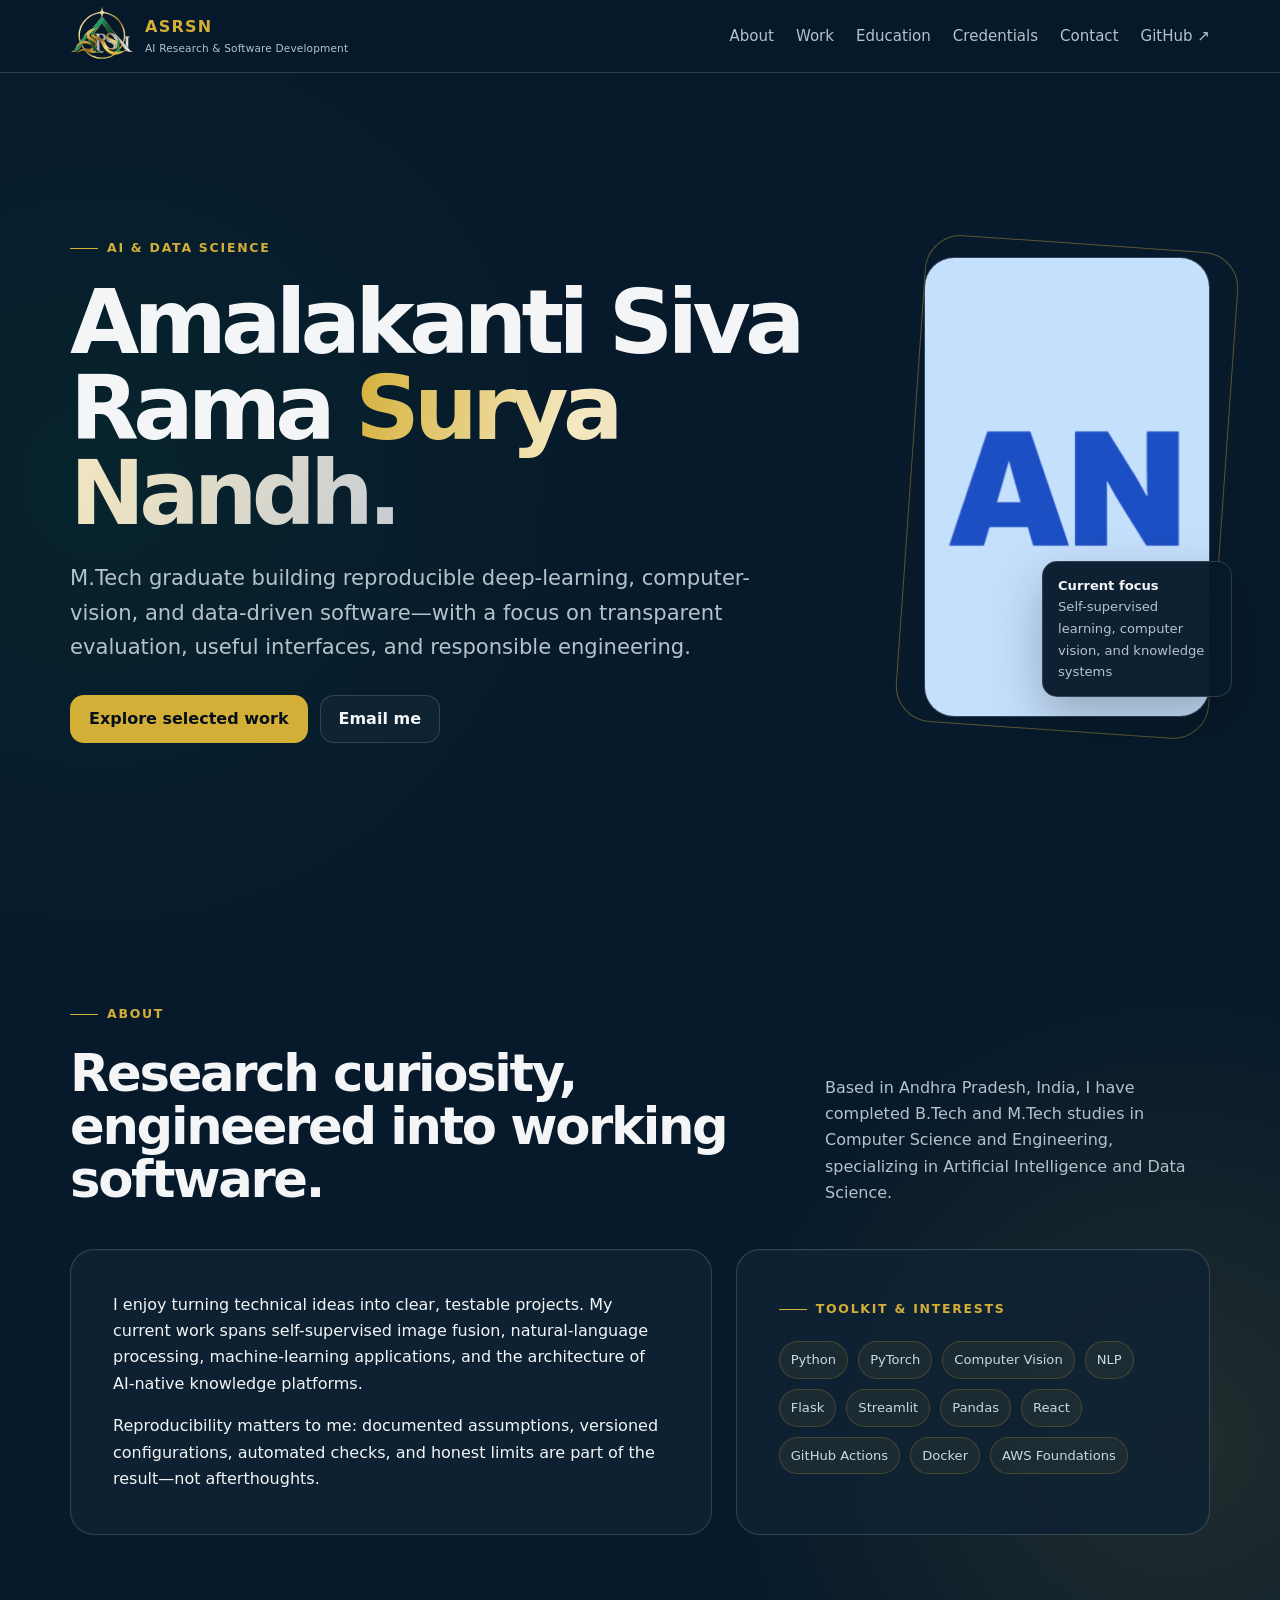
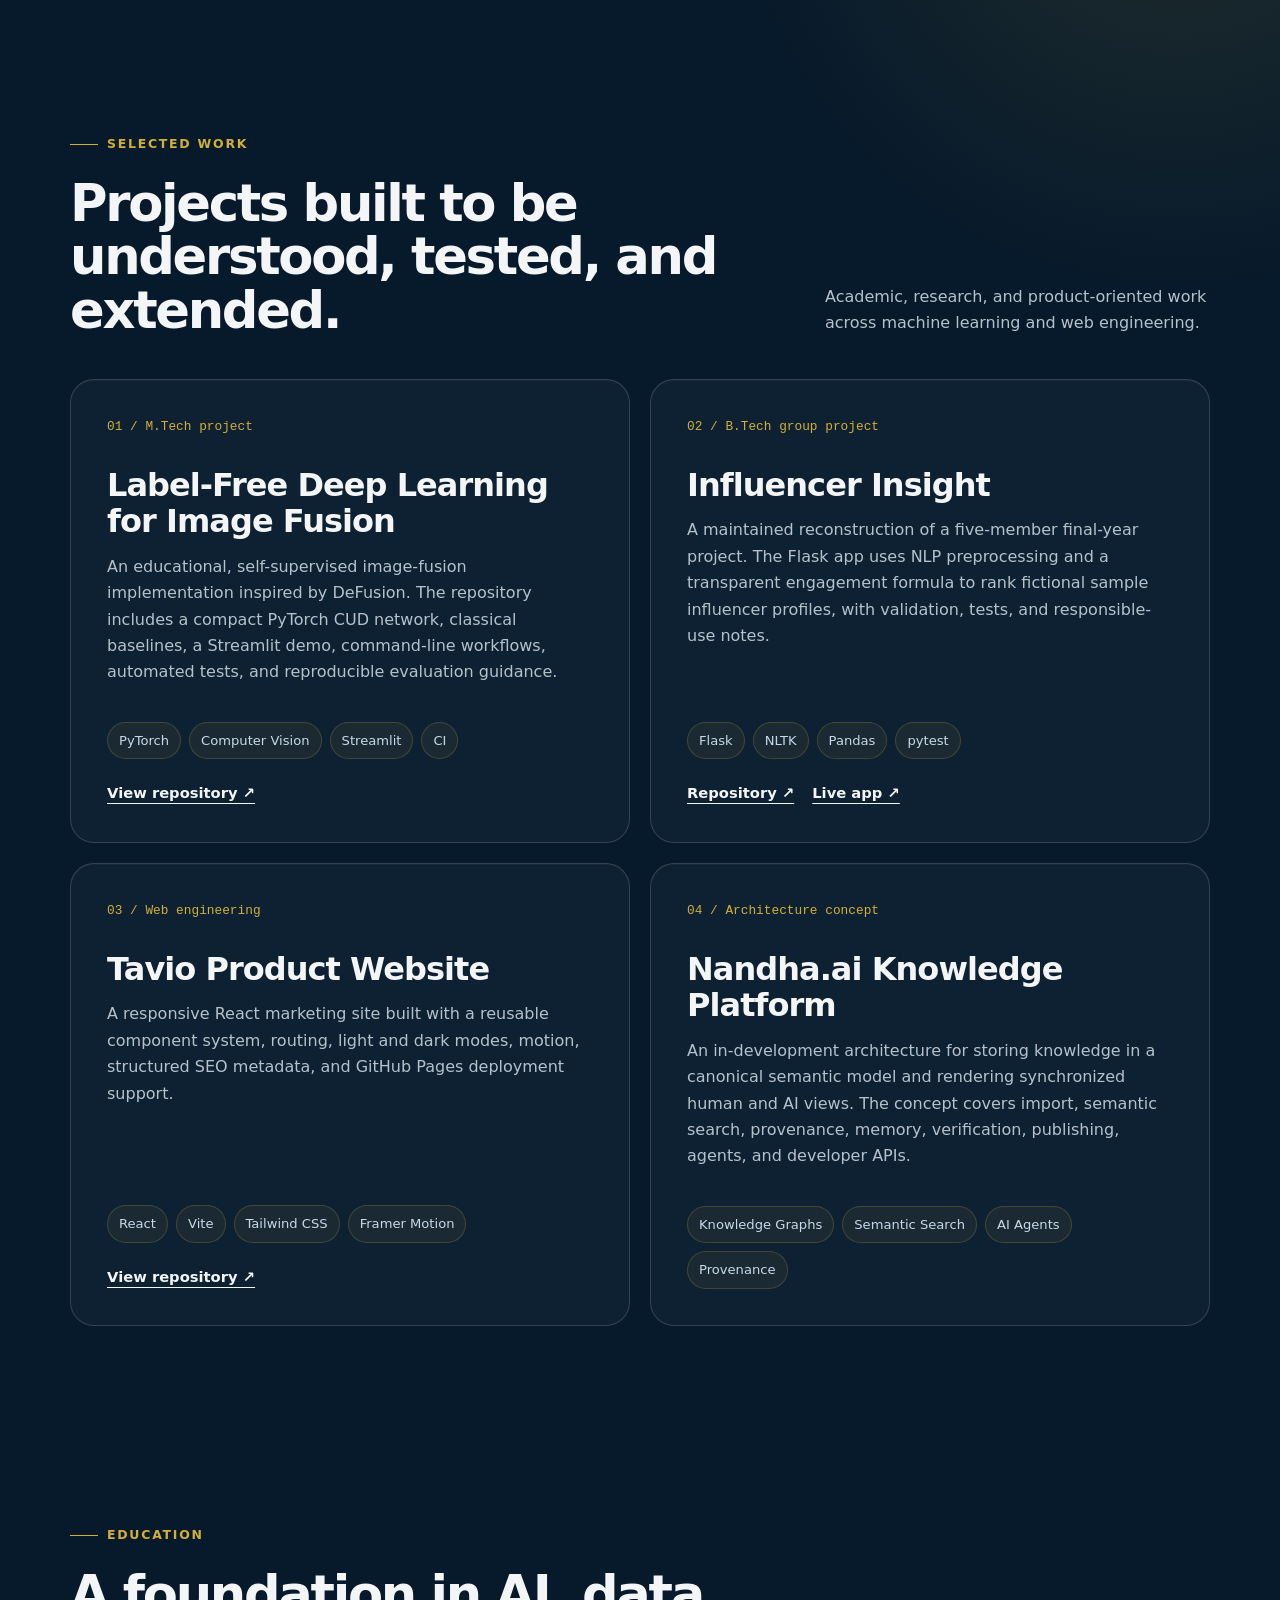
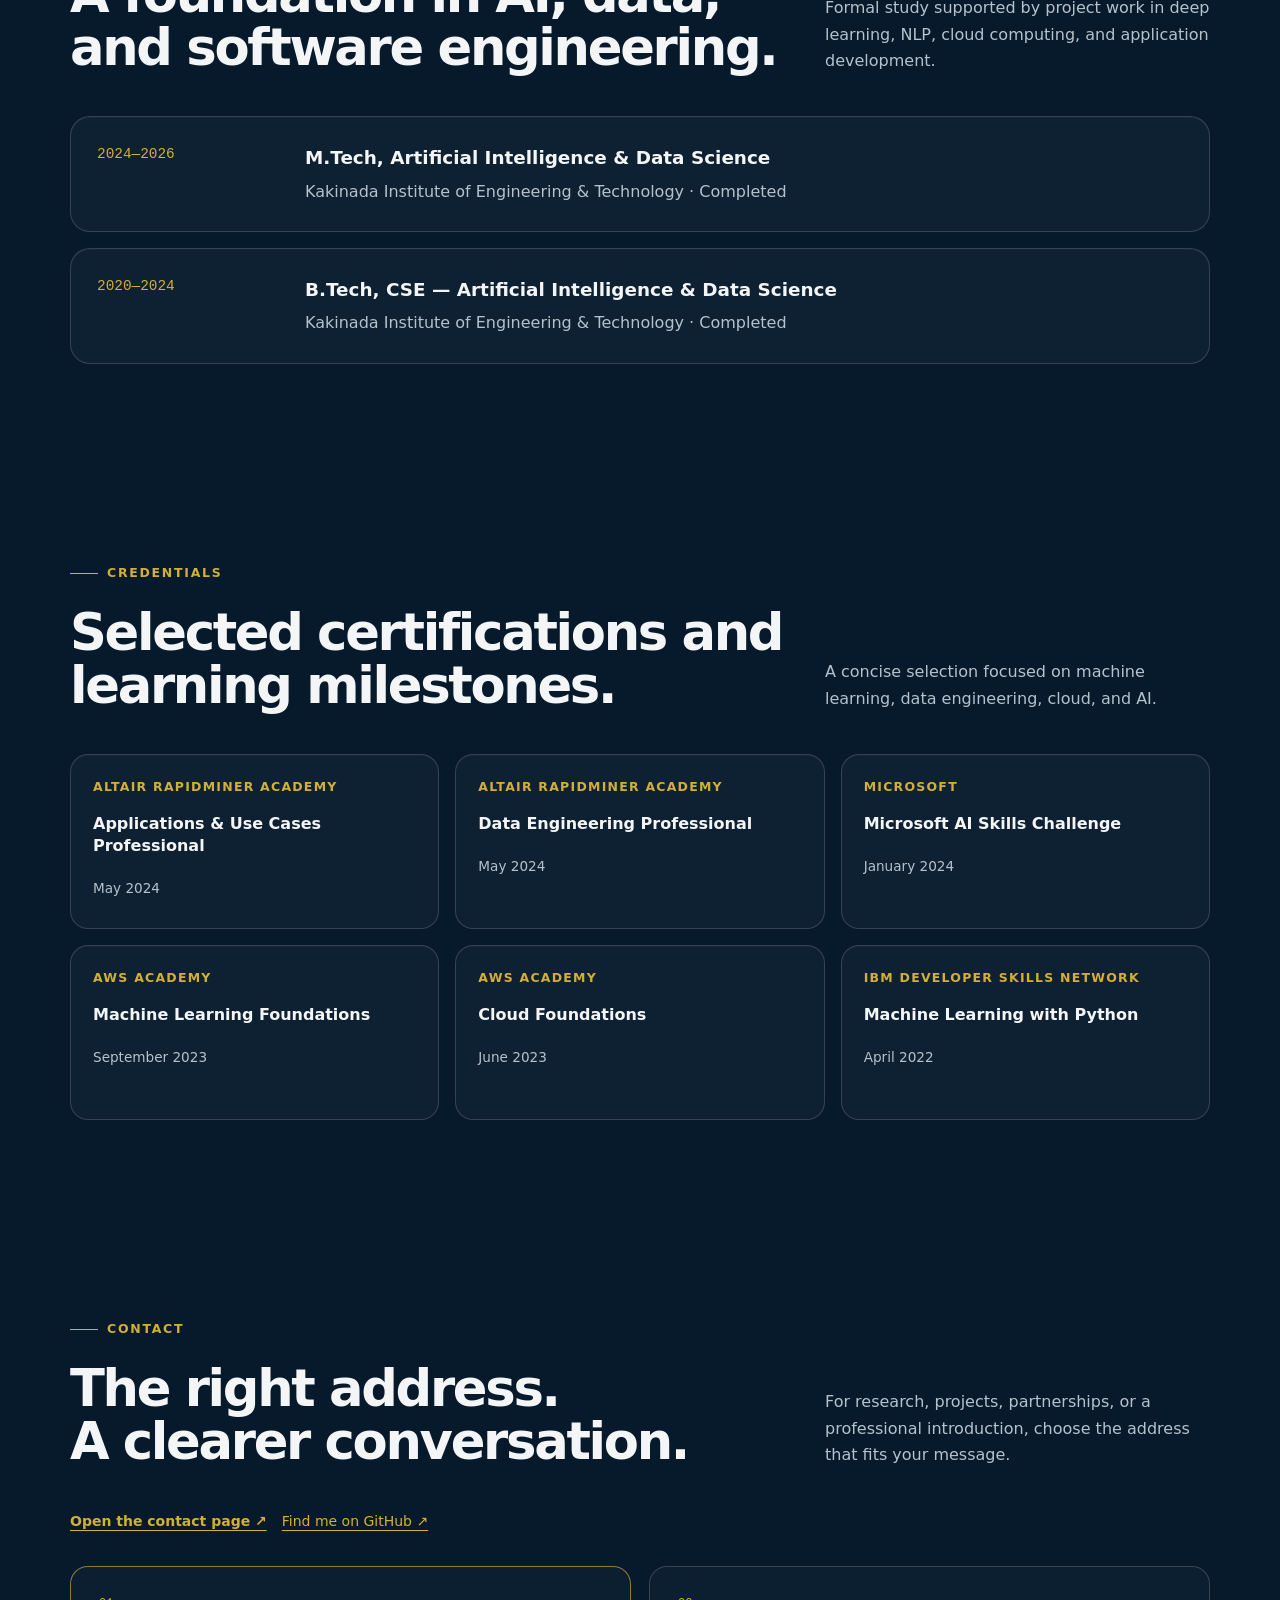
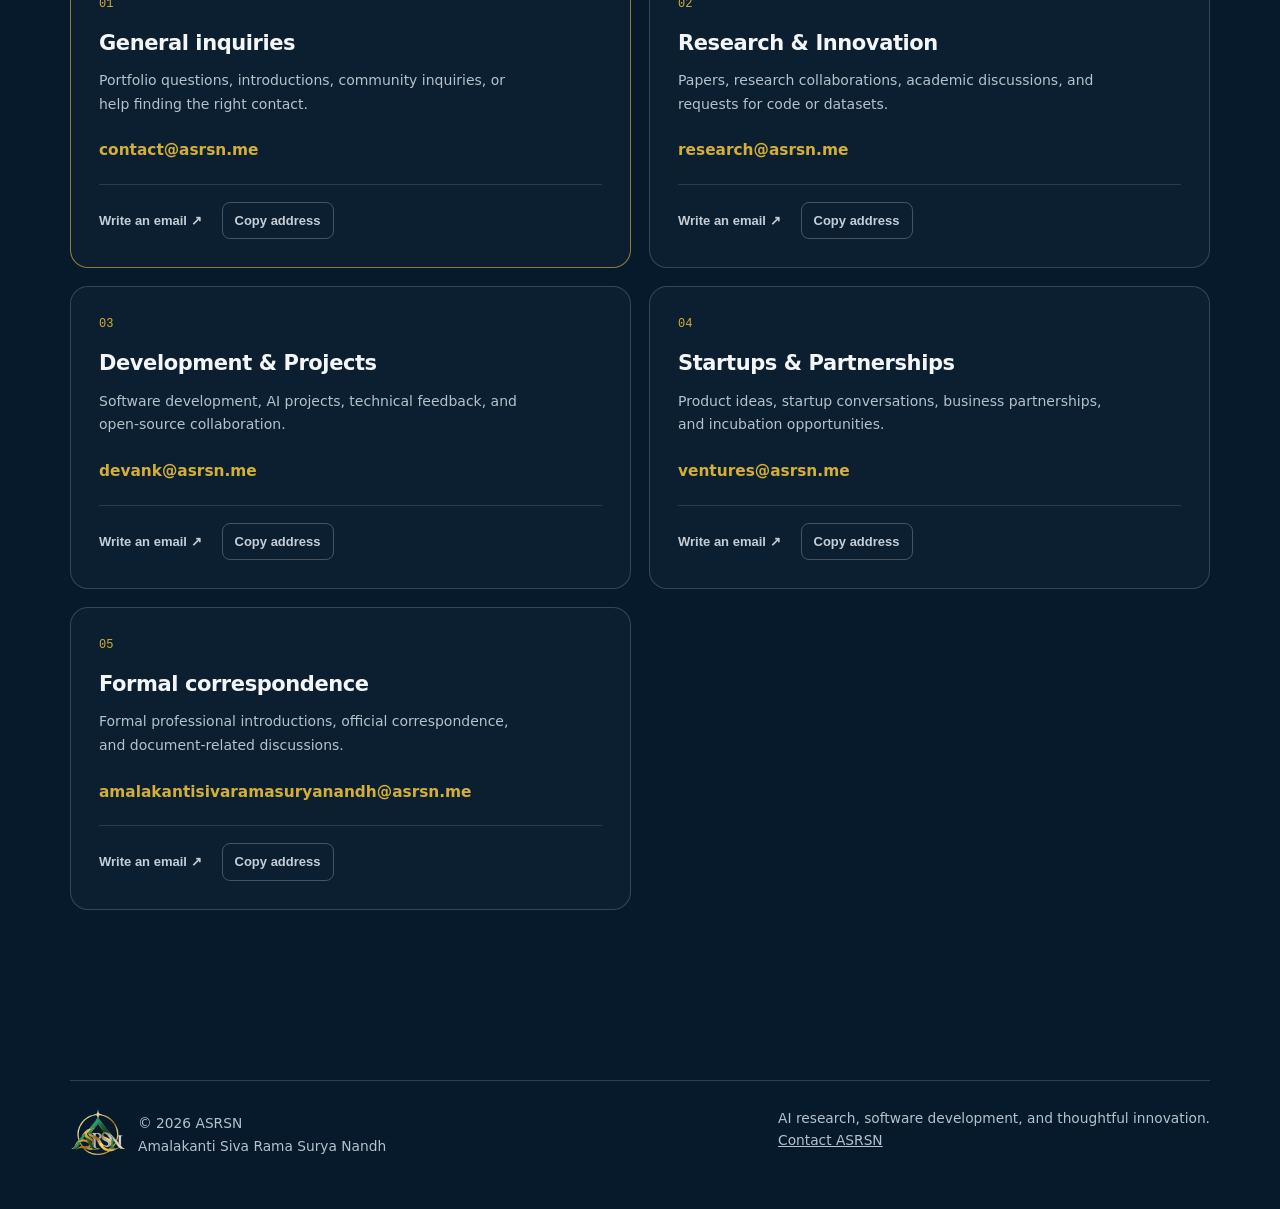
<file: index.html>
<!doctype html>
<html lang="en">
  <head>
    <meta charset="UTF-8" />
    <meta name="viewport" content="width=device-width, initial-scale=1.0" />
    <meta name="theme-color" content="#071A2B" />
    <meta
      name="description"
      content="Portfolio of Amalakanti Siva Rama Surya Nandh, an M.Tech Artificial Intelligence and Data Science graduate building reproducible machine-learning and software projects."
    />
    <meta property="og:title" content="Amalakanti Siva Rama Surya Nandh | AI & Data Science" />
    <meta
      property="og:description"
      content="Research-minded AI and data science graduate building transparent, testable machine-learning systems."
    />
    <meta property="og:type" content="website" />
    <meta property="og:url" content="https://asrsn.me/" />
    <meta property="og:image" content="https://asrsn.me/assets/brand/asrsn-social-card.png" />
    <link rel="canonical" href="https://asrsn.me/" />
    <link rel="icon" type="image/png" sizes="32x32" href="assets/brand/favicon-32.png" />
    <link rel="icon" type="image/svg+xml" href="assets/brand/asrsn-logo.svg" />
    <link rel="apple-touch-icon" sizes="180x180" href="assets/brand/apple-touch-icon.png" />
    <meta property="og:image:width" content="1200" />
    <meta property="og:image:height" content="630" />
    <meta property="og:image:alt" content="ASRSN — AI Research and Software Development" />
    <meta name="twitter:card" content="summary_large_image" />
    <meta name="twitter:image" content="https://asrsn.me/assets/brand/asrsn-social-card.png" />
    <link rel="stylesheet" href="assets/brand/brand.css" />
    <link rel="stylesheet" href="assets/contact.css" />
    <title>Amalakanti Siva Rama Surya Nandh | AI & Data Science</title>

    <style>
      :root {
        color-scheme: dark;
        --bg: #071A2B;
        --surface: rgba(15, 35, 52, 0.88);
        --surface-strong: #0b2235;
        --line: rgba(199, 205, 212, 0.20);
        --text: #f3f5f6;
        --muted: #b5c2cc;
        --accent: #D4AF37;
        --accent-2: #C7CDD4;
        --warm: #D4AF37;
        --max: 1140px;
        --radius: 24px;
      }

      * {
        box-sizing: border-box;
      }

      html {
        scroll-behavior: smooth;
      }

      body {
        margin: 0;
        min-width: 320px;
        background:
          radial-gradient(circle at 8% 8%, rgba(4, 106, 56, 0.12), transparent 30rem),
          radial-gradient(circle at 92% 24%, rgba(212, 175, 55, 0.13), transparent 28rem),
          var(--bg);
        color: var(--text);
        font-family:
          Inter, ui-sans-serif, system-ui, -apple-system, BlinkMacSystemFont, "Segoe UI", sans-serif;
        line-height: 1.65;
      }

      a {
        color: inherit;
      }

      img {
        display: block;
        max-width: 100%;
      }

      .skip-link {
        position: fixed;
        top: 12px;
        left: 12px;
        z-index: 100;
        padding: 10px 14px;
        border-radius: 10px;
        background: var(--accent);
        color: #061019;
        transform: translateY(-160%);
      }

      .skip-link:focus {
        transform: translateY(0);
      }

      .shell {
        width: min(calc(100% - 36px), var(--max));
        margin: 0 auto;
      }

      .site-header {
        position: sticky;
        top: 0;
        z-index: 20;
        border-bottom: 1px solid var(--line);
        background: rgba(7, 26, 43, 0.94);
        backdrop-filter: blur(18px);
      }

      .nav {
        display: flex;
        align-items: center;
        justify-content: space-between;
        min-height: 72px;
        gap: 24px;
      }

      .brand {
        display: inline-flex;
        align-items: center;
        gap: 11px;
        text-decoration: none;
        font-weight: 800;
        letter-spacing: -0.02em;
      }

      .brand-mark { width: 64px; height: 64px; object-fit: contain; flex-shrink: 0; }
      .brand-name { color: var(--accent); letter-spacing: .08em; }
      .brand-name small { display: block; color: var(--muted); font-size: .66rem; font-weight: 500; letter-spacing: .015em; }
      .footer-identity { display: inline-flex; align-items: center; gap: 12px; }
      .footer-identity img { flex-shrink: 0; object-fit: contain; }
      .contact-routing { display: flex; gap: 18px; flex-wrap: wrap; margin-top: 20px; font-size: .88rem; }
      .contact-routing a { text-underline-offset: 4px; }
      @media (max-width: 580px) { .brand-name small { max-width: 130px; font-size: .61rem; } .nav { gap: 12px; } }


      .nav-links {
        display: flex;
        align-items: center;
        gap: 22px;
        color: var(--muted);
        font-size: 0.94rem;
      }

      .nav-links a {
        text-decoration: none;
      }

      .nav-links a:hover,
      .nav-links a:focus-visible {
        color: var(--text);
      }

      main {
        overflow: hidden;
      }

      .hero {
        display: grid;
        grid-template-columns: minmax(0, 1.45fr) minmax(250px, 0.55fr);
        align-items: center;
        gap: clamp(42px, 8vw, 100px);
        min-height: calc(100vh - 72px);
        padding: 86px 0;
      }

      .eyebrow {
        display: inline-flex;
        align-items: center;
        gap: 9px;
        margin: 0 0 22px;
        color: var(--accent);
        font-size: 0.78rem;
        font-weight: 800;
        letter-spacing: 0.14em;
        text-transform: uppercase;
      }

      .eyebrow::before {
        width: 28px;
        height: 1px;
        background: currentColor;
        content: "";
      }

      h1,
      h2,
      h3,
      p {
        margin-top: 0;
      }

      h1 {
        max-width: 850px;
        margin-bottom: 25px;
        font-size: clamp(3rem, 7vw, 6.8rem);
        line-height: 0.95;
        letter-spacing: -0.065em;
      }

      .gradient-text {
        background: linear-gradient(105deg, var(--accent), #f5e8bf 38%, var(--accent-2));
        -webkit-background-clip: text;
        background-clip: text;
        color: transparent;
      }

      .hero-copy {
        max-width: 700px;
        margin-bottom: 30px;
        color: var(--muted);
        font-size: clamp(1.08rem, 2vw, 1.32rem);
      }

      .actions {
        display: flex;
        flex-wrap: wrap;
        gap: 12px;
      }

      .button {
        display: inline-flex;
        align-items: center;
        justify-content: center;
        min-height: 48px;
        padding: 0 18px;
        border: 1px solid var(--line);
        border-radius: 14px;
        background: rgba(255, 255, 255, 0.03);
        text-decoration: none;
        font-weight: 750;
      }

      .button:hover,
      .button:focus-visible {
        border-color: rgba(212, 175, 55, 0.6);
        transform: translateY(-2px);
      }

      .button.primary {
        border-color: transparent;
        background: var(--accent);
        color: #061019;
      }

      .portrait-wrap {
        position: relative;
        max-width: 330px;
        justify-self: end;
      }

      .portrait-wrap::before {
        position: absolute;
        inset: -14px;
        z-index: -1;
        border: 1px solid rgba(212, 175, 55, 0.4);
        border-radius: 36px;
        content: "";
        transform: rotate(4deg);
      }

      .portrait {
        width: 100%;
        aspect-ratio: 1;
        border: 1px solid var(--line);
        border-radius: 30px;
        background: var(--surface-strong);
        object-fit: cover;
      }

      .status {
        position: absolute;
        right: -22px;
        bottom: 20px;
        max-width: 190px;
        padding: 13px 15px;
        border: 1px solid var(--line);
        border-radius: 15px;
        background: rgba(7, 26, 43, 0.96);
        box-shadow: 0 20px 50px rgba(0, 0, 0, 0.25);
        color: var(--muted);
        font-size: 0.82rem;
      }

      .status strong {
        display: block;
        color: var(--text);
      }

      section {
        padding: 96px 0;
      }

      .section-heading {
        display: grid;
        grid-template-columns: minmax(0, 0.65fr) minmax(260px, 0.35fr);
        gap: 40px;
        align-items: end;
        margin-bottom: 42px;
      }

      h2 {
        margin-bottom: 0;
        font-size: clamp(2rem, 4vw, 3.7rem);
        line-height: 1.04;
        letter-spacing: -0.045em;
      }

      .section-intro {
        margin-bottom: 0;
        color: var(--muted);
      }

      .about-grid {
        display: grid;
        grid-template-columns: 1.15fr 0.85fr;
        gap: 24px;
      }

      .panel,
      .project-card,
      .credential,
      .timeline-item {
        border: 1px solid var(--line);
        background: var(--surface);
        box-shadow: inset 0 1px rgba(255, 255, 255, 0.03);
      }

      .panel {
        padding: clamp(24px, 4vw, 42px);
        border-radius: var(--radius);
      }

      .panel p:last-child {
        margin-bottom: 0;
      }

      .focus-list {
        display: flex;
        flex-wrap: wrap;
        gap: 10px;
        margin: 0;
        padding: 0;
        list-style: none;
      }

      .focus-list li,
      .tag {
        padding: 7px 11px;
        border: 1px solid rgba(212, 175, 55, 0.22);
        border-radius: 999px;
        background: rgba(212, 175, 55, 0.07);
        color: #c8d8ea;
        font-size: 0.82rem;
      }

      .project-grid {
        display: grid;
        grid-template-columns: repeat(2, minmax(0, 1fr));
        gap: 20px;
      }

      .project-card {
        display: flex;
        min-height: 390px;
        flex-direction: column;
        padding: clamp(24px, 4vw, 36px);
        border-radius: var(--radius);
        transition: border-color 180ms ease, transform 180ms ease;
      }

      .project-card:hover {
        border-color: rgba(4, 106, 56, 0.38);
        transform: translateY(-4px);
      }

      .project-number {
        color: var(--accent);
        font-family: ui-monospace, SFMono-Regular, Menlo, Consolas, monospace;
        font-size: 0.8rem;
      }

      .project-card h3 {
        margin: 30px 0 14px;
        font-size: clamp(1.35rem, 2.5vw, 2rem);
        line-height: 1.14;
        letter-spacing: -0.03em;
      }

      .project-card p {
        color: var(--muted);
      }

      .tags {
        display: flex;
        flex-wrap: wrap;
        gap: 8px;
        margin-top: auto;
        padding-top: 20px;
      }

      .project-links {
        display: flex;
        gap: 18px;
        margin-top: 22px;
      }

      .text-link {
        color: var(--text);
        font-size: 0.92rem;
        font-weight: 750;
        text-underline-offset: 5px;
      }

      .text-link:hover,
      .text-link:focus-visible {
        color: var(--accent);
      }

      .timeline {
        display: grid;
        gap: 16px;
      }

      .timeline-item {
        display: grid;
        grid-template-columns: 180px 1fr;
        gap: 28px;
        padding: 26px;
        border-radius: 20px;
      }

      .timeline-date {
        color: var(--accent);
        font-family: ui-monospace, SFMono-Regular, Menlo, Consolas, monospace;
        font-size: 0.9rem;
      }

      .timeline-item h3 {
        margin-bottom: 5px;
        font-size: 1.15rem;
      }

      .timeline-item p {
        margin-bottom: 0;
        color: var(--muted);
      }

      .credential-grid {
        display: grid;
        grid-template-columns: repeat(3, minmax(0, 1fr));
        gap: 16px;
      }

      .credential {
        min-height: 175px;
        padding: 22px;
        border-radius: 18px;
      }

      .credential .issuer {
        margin-bottom: 15px;
        color: var(--warm);
        font-size: 0.78rem;
        font-weight: 800;
        letter-spacing: 0.1em;
        text-transform: uppercase;
      }

      .credential h3 {
        margin-bottom: 18px;
        font-size: 1rem;
        line-height: 1.38;
      }

      .credential time {
        color: var(--muted);
        font-size: 0.85rem;
      }

      .contact-card {
        display: grid;
        grid-template-columns: 1fr auto;
        align-items: end;
        gap: 40px;
        padding: clamp(30px, 6vw, 70px);
        border: 1px solid rgba(4, 106, 56, 0.32);
        border-radius: 30px;
        background:
          linear-gradient(135deg, rgba(4, 106, 56, 0.1), rgba(212, 175, 55, 0.08)),
          var(--surface-strong);
      }

      .contact-card h2 {
        max-width: 700px;
        margin-bottom: 18px;
      }

      .contact-card p {
        max-width: 660px;
        margin-bottom: 0;
        color: var(--muted);
      }

      footer {
        padding: 30px 0 46px;
        color: var(--muted);
        font-size: 0.86rem;
      }

      .footer-row {
        display: flex;
        justify-content: space-between;
        gap: 24px;
        border-top: 1px solid var(--line);
        padding-top: 26px;
      }

      :focus-visible {
        outline: 3px solid rgba(212, 175, 55, 0.8);
        outline-offset: 4px;
      }

      @media (max-width: 860px) {
        .nav-links a:not(.nav-github):not(.nav-contact) {
          display: none;
        }

        .hero,
        .section-heading,
        .about-grid,
        .contact-card {
          grid-template-columns: 1fr;
        }

        .hero {
          min-height: auto;
        }

        .portrait-wrap {
          width: min(78vw, 330px);
          justify-self: start;
        }

        .project-grid {
          grid-template-columns: 1fr;
        }

        .credential-grid {
          grid-template-columns: repeat(2, minmax(0, 1fr));
        }

        .contact-card {
          align-items: start;
        }
      }

      @media (max-width: 580px) {
        .shell {
          width: min(calc(100% - 24px), var(--max));
        }

        h1 {
          font-size: clamp(2.75rem, 15vw, 4.4rem);
        }

        section {
          padding: 70px 0;
        }

        .status {
          right: -5px;
          bottom: -25px;
        }

        .timeline-item,
        .credential-grid {
          grid-template-columns: 1fr;
        }

        .timeline-item {
          gap: 8px;
        }

        .footer-row {
          flex-direction: column;
        }
      }

      @media (prefers-reduced-motion: reduce) {
        html {
          scroll-behavior: auto;
        }

        *,
        *::before,
        *::after {
          transition-duration: 0.01ms !important;
          animation-duration: 0.01ms !important;
          animation-iteration-count: 1 !important;
        }
      }
    </style>

    <script type="application/ld+json">
      {
        "@context": "https://schema.org",
        "@type": "Person",
        "name": "Amalakanti Siva Rama Surya Nandh",
        "url": "https://asrsn.me/",
        "image": "https://asrsn.me/assets/profile.png",
        "email": "mailto:contact@asrsn.me",
        "sameAs": ["https://github.com/AmalakantiSivaRamaSuryaNandh"],
        "knowsAbout": [
          "Artificial intelligence",
          "Data science",
          "Deep learning",
          "Computer vision",
          "Natural language processing",
          "Reproducible machine learning"
        ]
      }
    </script>
  </head>

  <body>
    <a class="skip-link" href="#main-content">Skip to content</a>

    <header class="site-header">
      <nav class="nav shell" aria-label="Primary navigation">
        <a class="brand" href="#top" aria-label="Go to the top of the page">
          <img class="brand-mark" src="assets/brand/asrsn-logo.svg" alt="" width="64" height="64" />
          <span class="brand-name">ASRSN<small>AI Research &amp; Software Development</small></span>
        </a>
        <div class="nav-links">
          <a href="#about">About</a>
          <a href="#work">Work</a>
          <a href="#education">Education</a>
          <a href="#credentials">Credentials</a>
          <a class="nav-contact" href="contact.html">Contact</a>
          <a class="nav-github" href="https://github.com/AmalakantiSivaRamaSuryaNandh">GitHub ↗</a>
        </div>
      </nav>
    </header>

    <main id="main-content">
      <div class="shell" id="top">
        <section class="hero" aria-labelledby="hero-title">
          <div>
            <p class="eyebrow">AI &amp; Data Science</p>
            <h1 id="hero-title">
              Amalakanti Siva Rama <span class="gradient-text">Surya Nandh.</span>
            </h1>
            <p class="hero-copy">
              M.Tech graduate building reproducible deep-learning, computer-vision, and data-driven
              software—with a focus on transparent evaluation, useful interfaces, and responsible
              engineering.
            </p>
            <div class="actions">
              <a class="button primary" href="#work">Explore selected work</a>
              <a class="button" href="mailto:contact@asrsn.me">Email me</a>
            </div>
          </div>

          <div class="portrait-wrap">
            <img
              class="portrait"
              src="assets/profile.png"
              alt="Portrait of Amalakanti Siva Rama Surya Nandh"
              width="460"
              height="460"
            />
            <div class="status">
              <strong>Current focus</strong>
              Self-supervised learning, computer vision, and knowledge systems
            </div>
          </div>
        </section>
      </div>

      <section id="about" aria-labelledby="about-title">
        <div class="shell">
          <div class="section-heading">
            <div>
              <p class="eyebrow">About</p>
              <h2 id="about-title">Research curiosity, engineered into working software.</h2>
            </div>
            <p class="section-intro">
              Based in Andhra Pradesh, India, I have completed B.Tech and M.Tech studies in
              Computer Science and Engineering, specializing in Artificial Intelligence and Data Science.
            </p>
          </div>

          <div class="about-grid">
            <article class="panel">
              <p>
                I enjoy turning technical ideas into clear, testable projects. My current work spans
                self-supervised image fusion, natural-language processing, machine-learning
                applications, and the architecture of AI-native knowledge platforms.
              </p>
              <p>
                Reproducibility matters to me: documented assumptions, versioned configurations,
                automated checks, and honest limits are part of the result—not afterthoughts.
              </p>
            </article>

            <aside class="panel" aria-label="Technical focus">
              <p class="eyebrow">Toolkit &amp; interests</p>
              <ul class="focus-list">
                <li>Python</li>
                <li>PyTorch</li>
                <li>Computer Vision</li>
                <li>NLP</li>
                <li>Flask</li>
                <li>Streamlit</li>
                <li>Pandas</li>
                <li>React</li>
                <li>GitHub Actions</li>
                <li>Docker</li>
                <li>AWS Foundations</li>
              </ul>
            </aside>
          </div>
        </div>
      </section>

      <section id="work" aria-labelledby="work-title">
        <div class="shell">
          <div class="section-heading">
            <div>
              <p class="eyebrow">Selected work</p>
              <h2 id="work-title">Projects built to be understood, tested, and extended.</h2>
            </div>
            <p class="section-intro">
              Academic, research, and product-oriented work across machine learning and web
              engineering.
            </p>
          </div>

          <div class="project-grid">
            <article class="project-card">
              <span class="project-number">01 / M.Tech project</span>
              <h3>Label-Free Deep Learning for Image Fusion</h3>
              <p>
                An educational, self-supervised image-fusion implementation inspired by DeFusion.
                The repository includes a compact PyTorch CUD network, classical baselines, a
                Streamlit demo, command-line workflows, automated tests, and reproducible evaluation
                guidance.
              </p>
              <div class="tags" aria-label="Technologies">
                <span class="tag">PyTorch</span>
                <span class="tag">Computer Vision</span>
                <span class="tag">Streamlit</span>
                <span class="tag">CI</span>
              </div>
              <div class="project-links">
                <a
                  class="text-link"
                  href="https://github.com/AmalakantiSivaRamaSuryaNandh/label-free-deep-learning-image-fusion"
                >
                  View repository ↗
                </a>
              </div>
            </article>

            <article class="project-card">
              <span class="project-number">02 / B.Tech group project</span>
              <h3>Influencer Insight</h3>
              <p>
                A maintained reconstruction of a five-member final-year project. The Flask app uses
                NLP preprocessing and a transparent engagement formula to rank fictional sample
                influencer profiles, with validation, tests, and responsible-use notes.
              </p>
              <div class="tags" aria-label="Technologies">
                <span class="tag">Flask</span>
                <span class="tag">NLTK</span>
                <span class="tag">Pandas</span>
                <span class="tag">pytest</span>
              </div>
              <div class="project-links">
                <a
                  class="text-link"
                  href="https://github.com/AmalakantiSivaRamaSuryaNandh/influencer-insight"
                >
                  Repository ↗
                </a>
                <a class="text-link" href="https://influencer-insight.onrender.com">Live app ↗</a>
              </div>
            </article>

            <article class="project-card">
              <span class="project-number">03 / Web engineering</span>
              <h3>Tavio Product Website</h3>
              <p>
                A responsive React marketing site built with a reusable component system, routing,
                light and dark modes, motion, structured SEO metadata, and GitHub Pages deployment
                support.
              </p>
              <div class="tags" aria-label="Technologies">
                <span class="tag">React</span>
                <span class="tag">Vite</span>
                <span class="tag">Tailwind CSS</span>
                <span class="tag">Framer Motion</span>
              </div>
              <div class="project-links">
                <a
                  class="text-link"
                  href="https://github.com/AmalakantiSivaRamaSuryaNandh/taivo"
                >
                  View repository ↗
                </a>
              </div>
            </article>

            <article class="project-card">
              <span class="project-number">04 / Architecture concept</span>
              <h3>Nandha.ai Knowledge Platform</h3>
              <p>
                An in-development architecture for storing knowledge in a canonical semantic model
                and rendering synchronized human and AI views. The concept covers import, semantic
                search, provenance, memory, verification, publishing, agents, and developer APIs.
              </p>
              <div class="tags" aria-label="Topics">
                <span class="tag">Knowledge Graphs</span>
                <span class="tag">Semantic Search</span>
                <span class="tag">AI Agents</span>
                <span class="tag">Provenance</span>
              </div>
            </article>
          </div>
        </div>
      </section>

      <section id="education" aria-labelledby="education-title">
        <div class="shell">
          <div class="section-heading">
            <div>
              <p class="eyebrow">Education</p>
              <h2 id="education-title">A foundation in AI, data, and software engineering.</h2>
            </div>
            <p class="section-intro">
              Formal study supported by project work in deep learning, NLP, cloud computing, and
              application development.
            </p>
          </div>

          <div class="timeline">
            <article class="timeline-item">
              <span class="timeline-date">2024—2026</span>
              <div>
                <h3>M.Tech, Artificial Intelligence &amp; Data Science</h3>
                <p>Kakinada Institute of Engineering &amp; Technology · Completed</p>
              </div>
            </article>
            <article class="timeline-item">
              <span class="timeline-date">2020—2024</span>
              <div>
                <h3>B.Tech, CSE — Artificial Intelligence &amp; Data Science</h3>
                <p>Kakinada Institute of Engineering &amp; Technology · Completed</p>
              </div>
            </article>
          </div>
        </div>
      </section>

      <section id="credentials" aria-labelledby="credentials-title">
        <div class="shell">
          <div class="section-heading">
            <div>
              <p class="eyebrow">Credentials</p>
              <h2 id="credentials-title">Selected certifications and learning milestones.</h2>
            </div>
            <p class="section-intro">
              A concise selection focused on machine learning, data engineering, cloud, and AI.
            </p>
          </div>

          <div class="credential-grid">
            <article class="credential">
              <p class="issuer">Altair RapidMiner Academy</p>
              <h3>Applications &amp; Use Cases Professional</h3>
              <time datetime="2024-05-24">May 2024</time>
            </article>
            <article class="credential">
              <p class="issuer">Altair RapidMiner Academy</p>
              <h3>Data Engineering Professional</h3>
              <time datetime="2024-05-24">May 2024</time>
            </article>
            <article class="credential">
              <p class="issuer">Microsoft</p>
              <h3>Microsoft AI Skills Challenge</h3>
              <time datetime="2024-01">January 2024</time>
            </article>
            <article class="credential">
              <p class="issuer">AWS Academy</p>
              <h3>Machine Learning Foundations</h3>
              <time datetime="2023-09-21">September 2023</time>
            </article>
            <article class="credential">
              <p class="issuer">AWS Academy</p>
              <h3>Cloud Foundations</h3>
              <time datetime="2023-06-08">June 2023</time>
            </article>
            <article class="credential">
              <p class="issuer">IBM Developer Skills Network</p>
              <h3>Machine Learning with Python</h3>
              <time datetime="2022-04-03">April 2022</time>
            </article>
          </div>
        </div>
      </section>

      <section id="contact" aria-labelledby="contact-title">
        <div class="shell">
          <div class="section-heading">
            <div><p class="eyebrow">Contact</p><h2 id="contact-title">The right address.<br />A clearer conversation.</h2></div>
            <p class="section-intro">For research, projects, partnerships, or a professional introduction, choose the address that fits your message.</p>
          </div>
          <div class="contact-intro-actions"><a class="text-link" href="contact.html">Open the contact page ↗</a><a href="https://github.com/AmalakantiSivaRamaSuryaNandh">Find me on GitHub ↗</a></div>
          <div class="contact-directory" aria-label="Professional email contacts">
<article class="contact-channel" id="channel-general">
                <span class="channel-number" aria-hidden="true">01</span>
                <h3>General inquiries</h3>
                <p>Portfolio questions, introductions, community inquiries, or help finding the right contact.</p>
                <a class="channel-address" href="mailto:contact@asrsn.me?subject=General%20inquiry">contact@asrsn.me</a>
                <div class="channel-actions"><a href="mailto:contact@asrsn.me?subject=General%20inquiry">Write an email <span aria-hidden="true">↗</span></a><button type="button" data-copy-email="contact@asrsn.me" aria-label="Copy contact@asrsn.me">Copy address</button></div>
              </article>
<article class="contact-channel" id="channel-research">
                <span class="channel-number" aria-hidden="true">02</span>
                <h3>Research &amp; Innovation</h3>
                <p>Papers, research collaborations, academic discussions, and requests for code or datasets.</p>
                <a class="channel-address" href="mailto:research@asrsn.me?subject=Research%20inquiry">research@asrsn.me</a>
                <div class="channel-actions"><a href="mailto:research@asrsn.me?subject=Research%20inquiry">Write an email <span aria-hidden="true">↗</span></a><button type="button" data-copy-email="research@asrsn.me" aria-label="Copy research@asrsn.me">Copy address</button></div>
              </article>
<article class="contact-channel" id="channel-projects">
                <span class="channel-number" aria-hidden="true">03</span>
                <h3>Development &amp; Projects</h3>
                <p>Software development, AI projects, technical feedback, and open-source collaboration.</p>
                <a class="channel-address" href="mailto:devank@asrsn.me?subject=Project%20inquiry">devank@asrsn.me</a>
                <div class="channel-actions"><a href="mailto:devank@asrsn.me?subject=Project%20inquiry">Write an email <span aria-hidden="true">↗</span></a><button type="button" data-copy-email="devank@asrsn.me" aria-label="Copy devank@asrsn.me">Copy address</button></div>
              </article>
<article class="contact-channel" id="channel-ventures">
                <span class="channel-number" aria-hidden="true">04</span>
                <h3>Startups &amp; Partnerships</h3>
                <p>Product ideas, startup conversations, business partnerships, and incubation opportunities.</p>
                <a class="channel-address" href="mailto:ventures@asrsn.me?subject=Partnership%20inquiry">ventures@asrsn.me</a>
                <div class="channel-actions"><a href="mailto:ventures@asrsn.me?subject=Partnership%20inquiry">Write an email <span aria-hidden="true">↗</span></a><button type="button" data-copy-email="ventures@asrsn.me" aria-label="Copy ventures@asrsn.me">Copy address</button></div>
              </article>
<article class="contact-channel" id="channel-formal">
                <span class="channel-number" aria-hidden="true">05</span>
                <h3>Formal correspondence</h3>
                <p>Formal professional introductions, official correspondence, and document-related discussions.</p>
                <a class="channel-address" href="mailto:amalakantisivaramasuryanandh@asrsn.me?subject=Professional%20correspondence">amalakantisivaramasuryanandh@asrsn.me</a>
                <div class="channel-actions"><a href="mailto:amalakantisivaramasuryanandh@asrsn.me?subject=Professional%20correspondence">Write an email <span aria-hidden="true">↗</span></a><button type="button" data-copy-email="amalakantisivaramasuryanandh@asrsn.me" aria-label="Copy amalakantisivaramasuryanandh@asrsn.me">Copy address</button></div>
              </article>
          </div>
          <p id="contact-copy-status" class="contact-copy-status" role="status" aria-live="polite"></p>
        </div>
      </section>
    </main>

    <footer>
      <div class="footer-row shell">
        <span class="footer-identity"><img src="assets/brand/asrsn-logo.svg" alt="" width="56" height="56" /><span>© 2026 ASRSN<br />Amalakanti Siva Rama Surya Nandh</span></span>
        <span>AI research, software development, and thoughtful innovation.<br /><a href="contact.html">Contact ASRSN</a></span>
      </div>
    </footer>
    <script src="assets/contact.js" defer></script>
  </body>
</html>
</file>
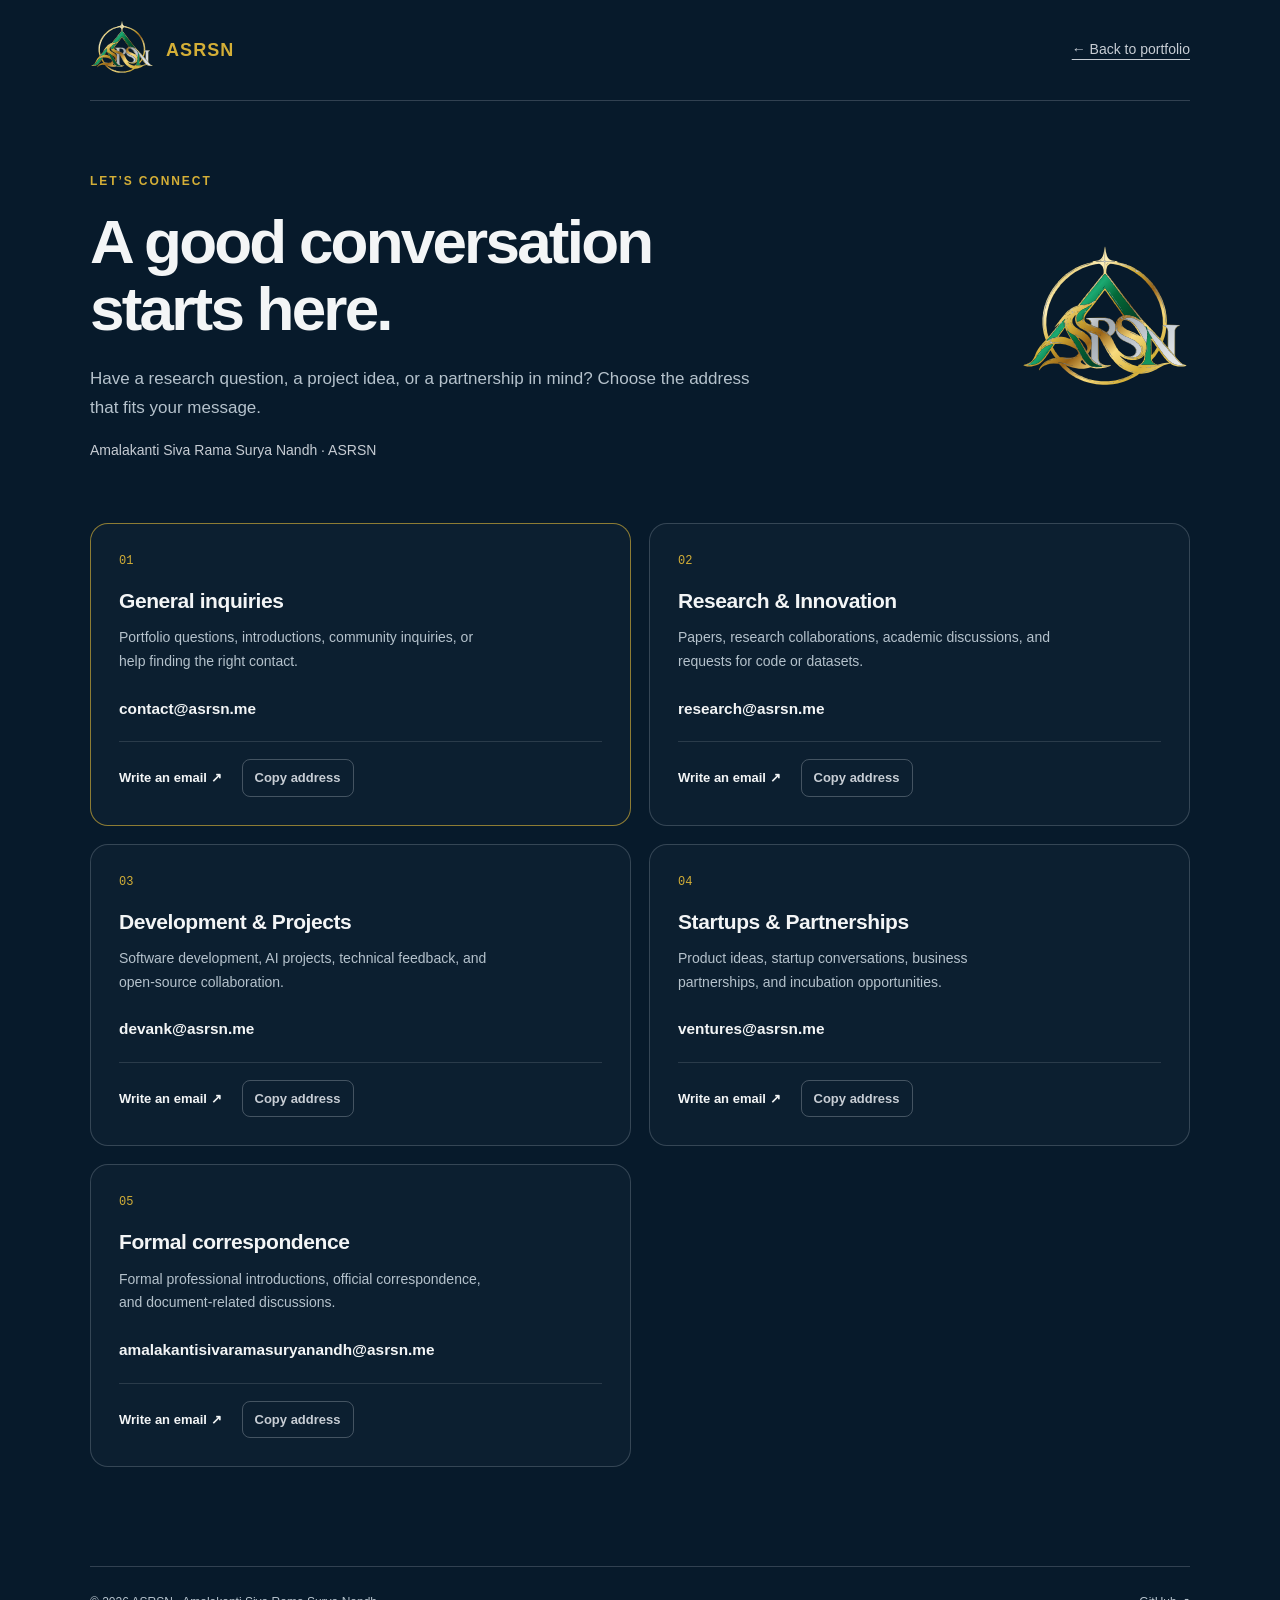
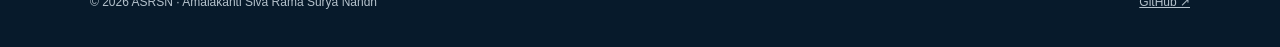
<file: contact.html>
<!doctype html>
<html lang="en"><head><meta charset="utf-8"/><meta name="viewport" content="width=device-width,initial-scale=1"/>
<title>Contact ASRSN | Research, Projects &amp; Partnerships</title>
<meta name="description" content="Contact Amalakanti Siva Rama Surya Nandh for research and innovation, development, startup partnerships, or professional correspondence."/>
<meta name="theme-color" content="#071A2B"/>
<link rel="canonical" href="https://asrsn.me/contact.html"/>
<link rel="icon" type="image/png" href="assets/brand/favicon-32.png"/>
<link rel="apple-touch-icon" href="assets/brand/apple-touch-icon.png"/>
<meta property="og:title" content="Contact ASRSN"/>
<meta property="og:description" content="Research &amp; Innovation · Development &amp; Projects · Startups &amp; Partnerships"/>
<meta property="og:type" content="website"/><meta property="og:url" content="https://asrsn.me/contact.html"/>
<meta property="og:image" content="https://asrsn.me/assets/brand/asrsn-social-card.png"/>
<meta property="og:image:alt" content="ASRSN — AI Research and Software Development"/>
<meta name="twitter:card" content="summary_large_image"/>
<link rel="stylesheet" href="assets/contact.css"/>
<script type="application/ld+json">{"@context": "https://schema.org", "@type": "ContactPage", "name": "Contact ASRSN", "url": "https://asrsn.me/contact.html", "mainEntity": {"@type": "Person", "name": "Amalakanti Siva Rama Surya Nandh", "url": "https://asrsn.me/", "contactPoint": [{"@type": "ContactPoint", "email": "contact@asrsn.me", "contactType": "General inquiries"}, {"@type": "ContactPoint", "email": "research@asrsn.me", "contactType": "Research & Innovation"}, {"@type": "ContactPoint", "email": "devank@asrsn.me", "contactType": "Development & Projects"}, {"@type": "ContactPoint", "email": "ventures@asrsn.me", "contactType": "Startups & Partnerships"}, {"@type": "ContactPoint", "email": "amalakantisivaramasuryanandh@asrsn.me", "contactType": "Formal correspondence"}]}}</script></head>
<body class="contact-page"><header class="contact-shell"><nav class="contact-nav" aria-label="Contact navigation"><a class="contact-brand" href="index.html"><img src="assets/brand/asrsn-logo.svg" alt="" width="64" height="64"/>ASRSN</a><a class="back-link" href="index.html">← Back to portfolio</a></nav></header>
<main class="contact-shell contact-main" id="main-content"><section class="contact-hero" aria-labelledby="contact-heading"><div><p class="contact-eyebrow">Let’s connect</p><h1 id="contact-heading">A good conversation<br />starts here.</h1><p class="contact-lead">Have a research question, a project idea, or a partnership in mind? Choose the address that fits your message.</p><p class="contact-owner">Amalakanti Siva Rama Surya Nandh · ASRSN</p></div><img src="assets/brand/asrsn-logo.svg" alt="ASRSN emerald, gold and platinum emblem" width="170" height="170"/></section>
<section class="contact-directory" aria-label="Professional email contacts"><article class="contact-channel" id="channel-general">
                <span class="channel-number" aria-hidden="true">01</span>
                <h3>General inquiries</h3>
                <p>Portfolio questions, introductions, community inquiries, or help finding the right contact.</p>
                <a class="channel-address" href="mailto:contact@asrsn.me?subject=General%20inquiry">contact@asrsn.me</a>
                <div class="channel-actions"><a href="mailto:contact@asrsn.me?subject=General%20inquiry">Write an email <span aria-hidden="true">↗</span></a><button type="button" data-copy-email="contact@asrsn.me" aria-label="Copy contact@asrsn.me">Copy address</button></div>
              </article>
<article class="contact-channel" id="channel-research">
                <span class="channel-number" aria-hidden="true">02</span>
                <h3>Research &amp; Innovation</h3>
                <p>Papers, research collaborations, academic discussions, and requests for code or datasets.</p>
                <a class="channel-address" href="mailto:research@asrsn.me?subject=Research%20inquiry">research@asrsn.me</a>
                <div class="channel-actions"><a href="mailto:research@asrsn.me?subject=Research%20inquiry">Write an email <span aria-hidden="true">↗</span></a><button type="button" data-copy-email="research@asrsn.me" aria-label="Copy research@asrsn.me">Copy address</button></div>
              </article>
<article class="contact-channel" id="channel-projects">
                <span class="channel-number" aria-hidden="true">03</span>
                <h3>Development &amp; Projects</h3>
                <p>Software development, AI projects, technical feedback, and open-source collaboration.</p>
                <a class="channel-address" href="mailto:devank@asrsn.me?subject=Project%20inquiry">devank@asrsn.me</a>
                <div class="channel-actions"><a href="mailto:devank@asrsn.me?subject=Project%20inquiry">Write an email <span aria-hidden="true">↗</span></a><button type="button" data-copy-email="devank@asrsn.me" aria-label="Copy devank@asrsn.me">Copy address</button></div>
              </article>
<article class="contact-channel" id="channel-ventures">
                <span class="channel-number" aria-hidden="true">04</span>
                <h3>Startups &amp; Partnerships</h3>
                <p>Product ideas, startup conversations, business partnerships, and incubation opportunities.</p>
                <a class="channel-address" href="mailto:ventures@asrsn.me?subject=Partnership%20inquiry">ventures@asrsn.me</a>
                <div class="channel-actions"><a href="mailto:ventures@asrsn.me?subject=Partnership%20inquiry">Write an email <span aria-hidden="true">↗</span></a><button type="button" data-copy-email="ventures@asrsn.me" aria-label="Copy ventures@asrsn.me">Copy address</button></div>
              </article>
<article class="contact-channel" id="channel-formal">
                <span class="channel-number" aria-hidden="true">05</span>
                <h3>Formal correspondence</h3>
                <p>Formal professional introductions, official correspondence, and document-related discussions.</p>
                <a class="channel-address" href="mailto:amalakantisivaramasuryanandh@asrsn.me?subject=Professional%20correspondence">amalakantisivaramasuryanandh@asrsn.me</a>
                <div class="channel-actions"><a href="mailto:amalakantisivaramasuryanandh@asrsn.me?subject=Professional%20correspondence">Write an email <span aria-hidden="true">↗</span></a><button type="button" data-copy-email="amalakantisivaramasuryanandh@asrsn.me" aria-label="Copy amalakantisivaramasuryanandh@asrsn.me">Copy address</button></div>
              </article></section>
<p class="contact-copy-status" id="contact-copy-status" role="status" aria-live="polite"></p>
</main><footer class="contact-shell contact-footer"><p>© 2026 ASRSN · Amalakanti Siva Rama Surya Nandh</p><a href="https://github.com/AmalakantiSivaRamaSuryaNandh">GitHub ↗</a></footer><script src="assets/contact.js" defer></script></body></html>
</file>
<file: assets/brand/brand.css>
/* ASRSN shared brand tokens. */
:root {
  --asrsn-emerald: #046A38;
  --asrsn-gold: #D4AF37;
  --asrsn-platinum: #C7CDD4;
  --asrsn-navy: #071A2B;
}
.asrsn-logo { display: block; width: 100%; height: auto; object-fit: contain; }
</file>
<file: assets/contact.css>
/* ASRSN public contact directory. Private account signatures stay local. */
.contact-directory{display:grid;grid-template-columns:repeat(2,minmax(0,1fr));gap:18px;margin-top:32px}
.contact-channel{position:relative;display:flex;flex-direction:column;min-width:0;padding:28px;border:1px solid rgba(199,205,212,.22);border-radius:18px;background:rgba(15,35,52,.7)}
.contact-channel:first-child{border-color:rgba(212,175,55,.65)}
.channel-number{font:12px/1.5 ui-monospace,monospace;color:#D4AF37;margin-bottom:17px}
.contact-channel h3{font-size:21px;line-height:1.3;letter-spacing:-.02em;margin:0 0 12px;color:#f3f5f6}
.contact-channel p{font-size:14px;color:#b5c2cc;line-height:1.7;margin:0 0 22px;max-width:48ch}
.channel-address{display:block;color:#D4AF37;font-size:clamp(12px,1.2vw,16px);font-weight:600;line-height:1.65;text-decoration:none;overflow-wrap:anywhere;margin-top:auto;max-width:100%}
.channel-address:hover{text-decoration:underline;text-underline-offset:4px}
.channel-actions{display:flex;gap:20px;align-items:center;flex-wrap:wrap;border-top:1px solid rgba(199,205,212,.16);padding-top:17px;margin-top:20px}
.channel-actions a,.channel-actions button{font:600 13px/1.5 Arial,sans-serif;color:#C7CDD4;text-decoration:none}
.channel-actions a:hover,.channel-actions button:hover{color:#D4AF37}
.channel-actions button{cursor:pointer;background:transparent;border:1px solid rgba(199,205,212,.3);border-radius:8px;padding:8px 12px}
.channel-actions a{padding:8px 0}
.contact-copy-status{min-height:26px;color:#C7CDD4;font-size:13px;overflow-wrap:anywhere;margin:18px 0 0}
.contact-intro-actions{display:flex;gap:15px;flex-wrap:wrap;align-items:center;margin-top:24px}
.contact-intro-actions a{font-size:14px;text-underline-offset:4px;color:#D4AF37}
.contact-page{margin:0;min-width:320px;background:#071A2B;color:#f3f5f6;font:16px/1.7 Arial,Helvetica,sans-serif}
.contact-page *{box-sizing:border-box}
.contact-page a{color:inherit}
.contact-page :focus-visible{outline:3px solid #D4AF37;outline-offset:5px}
.contact-page .contact-shell{width:min(1100px,calc(100% - 48px));margin:auto}
.contact-page .contact-nav{display:flex;align-items:center;justify-content:space-between;gap:20px;padding:18px 0;border-bottom:1px solid rgba(199,205,212,.22)}
.contact-page .contact-brand{display:flex;align-items:center;gap:12px;text-decoration:none;font-size:18px;font-weight:bold;color:#D4AF37;letter-spacing:.06em}
.contact-brand img{width:64px;height:64px;object-fit:contain}
.contact-page .back-link{font-size:14px;text-underline-offset:5px;color:#C7CDD4}
.contact-page .contact-hero{display:grid;grid-template-columns:1fr 170px;gap:45px;align-items:center;padding:70px 0 14px}
.contact-page .contact-hero img{width:170px;height:170px;object-fit:contain}
.contact-page .contact-eyebrow{font-size:12px;text-transform:uppercase;letter-spacing:.16em;color:#D4AF37;margin:0 0 18px;font-weight:bold}
.contact-page h1{font-size:clamp(36px,5vw,62px);line-height:1.08;letter-spacing:-.045em;margin:0 0 22px;max-width:780px}
.contact-page .contact-lead{color:#b5c2cc;max-width:660px;margin:0 0 16px;font-size:17px}
.contact-page .contact-owner{color:#C7CDD4;font-size:14px}
.contact-page .contact-main{padding-bottom:55px}
.contact-page .contact-footer{display:flex;justify-content:space-between;gap:20px;flex-wrap:wrap;border-top:1px solid rgba(199,205,212,.22);padding:25px 0 35px;color:#b5c2cc;font-size:12px}
.contact-page .contact-footer p{margin:0}
@media(max-width:650px){.contact-directory{grid-template-columns:1fr;gap:14px}.contact-channel{padding:23px}.contact-channel h3{font-size:20px}.channel-address{font-size:14px}.contact-page .contact-shell{width:calc(100% - 32px)}.contact-page .contact-hero{grid-template-columns:1fr;gap:15px;padding-top:42px}.contact-page .contact-hero img{display:none}.contact-page .contact-lead{font-size:16px}.contact-brand img{width:52px;height:52px}.contact-page .back-link{font-size:13px}.contact-page .contact-brand{font-size:16px}}
@media(max-width:580px){.nav-links .nav-github{display:none}}
</file>
